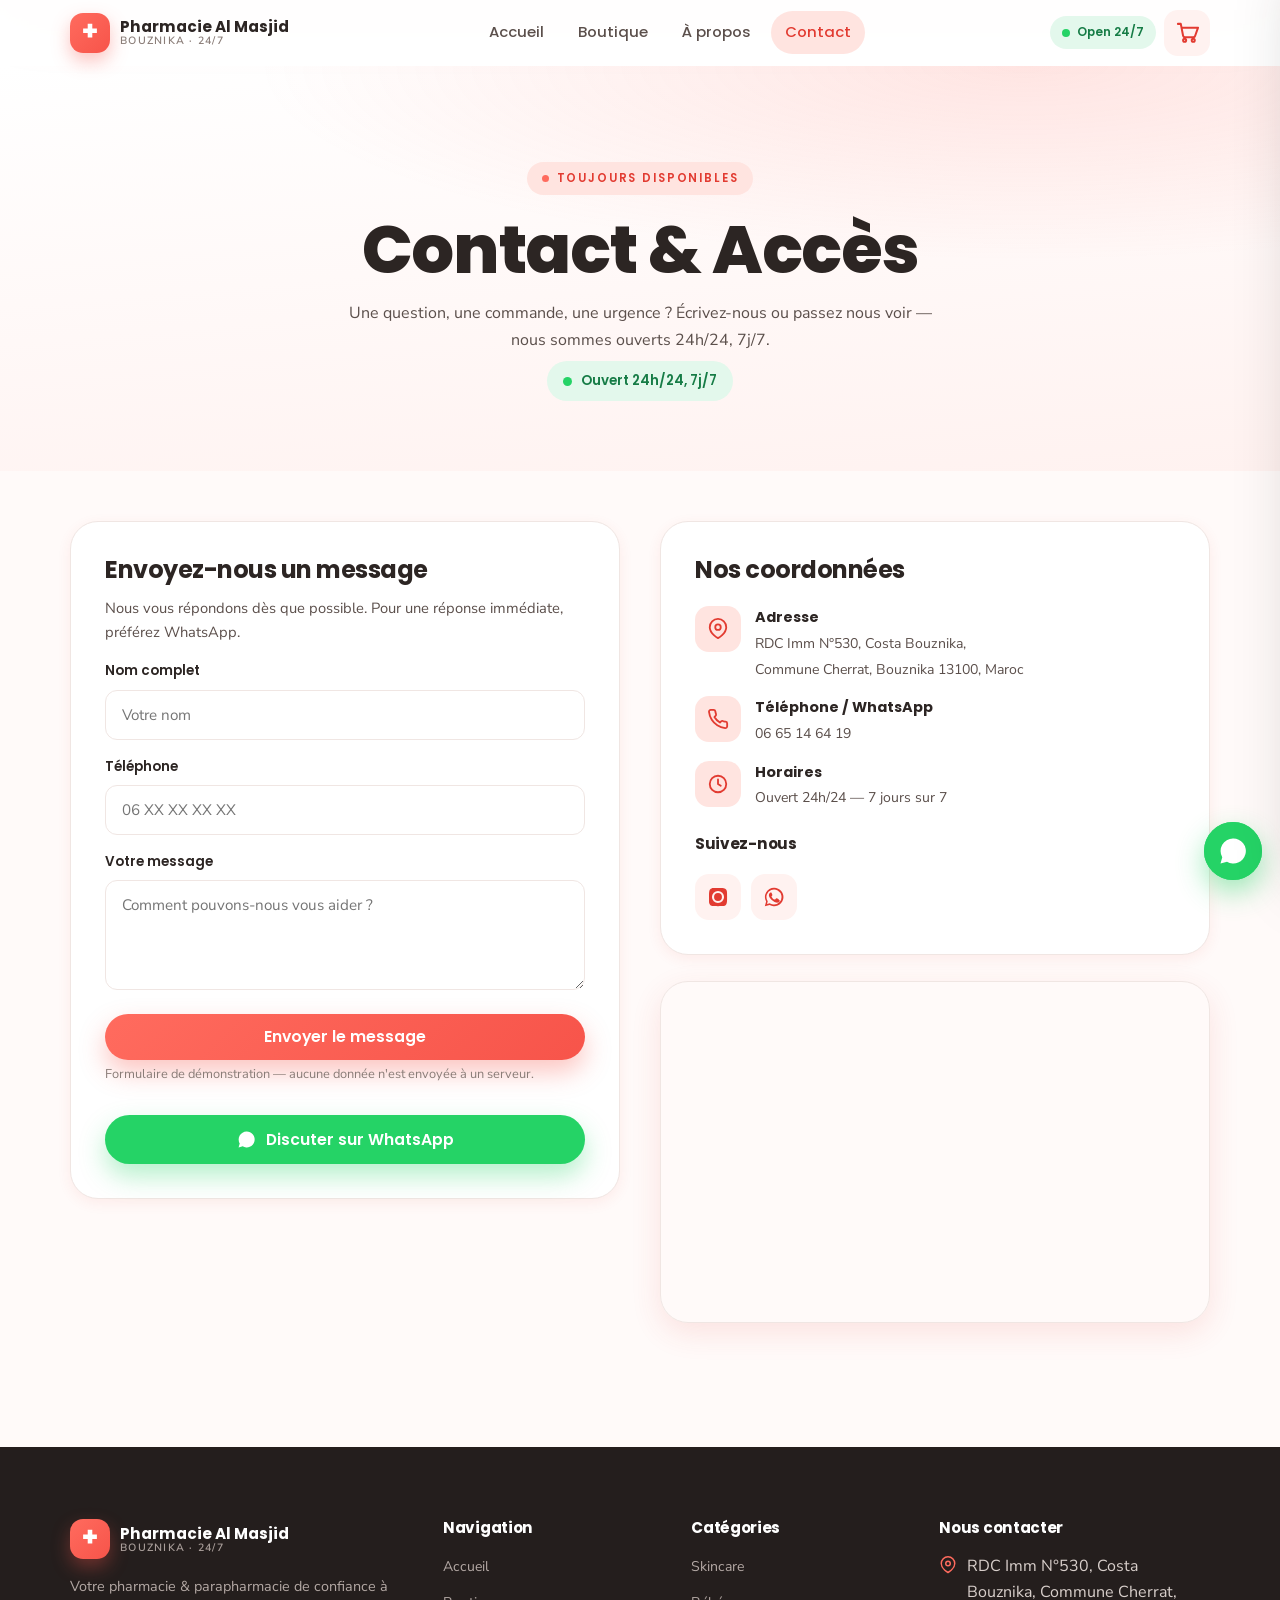
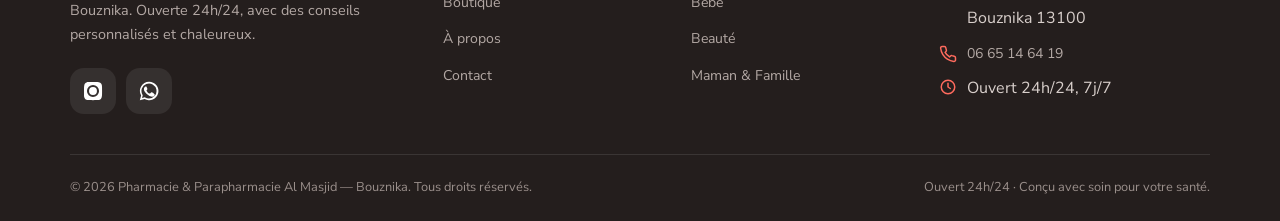
<file: contact.html>
<!DOCTYPE html>
<html lang="fr">
<head>
<meta charset="UTF-8">
<meta name="viewport" content="width=device-width, initial-scale=1">
<title>Contact — Pharmacie Al Masjid Bouznika</title>
<meta name="description" content="Contactez la Pharmacie Al Masjid à Bouznika : RDC Imm N°530, Costa Bouznika, Commune Cherrat. Ouverte 24h/24. WhatsApp 06 65 14 64 19.">
<link rel="preconnect" href="https://fonts.googleapis.com">
<link rel="preconnect" href="https://fonts.gstatic.com" crossorigin>
<link href="https://fonts.googleapis.com/css2?family=Poppins:wght@500;600;700;800&family=Nunito+Sans:wght@400;600;700&display=swap" rel="stylesheet">
<link rel="stylesheet" href="style.css">
</head>
<body>

<div class="page-transition"></div>

<!-- ============================ NAVBAR ============================ -->
<header class="nav">
  <div class="container nav__inner">
    <a href="index.html" class="brand">
      <span class="brand__mark"><svg viewBox="0 0 24 24" fill="#fff"><path d="M9.5 2h5v5h5v5h-5v5h-5v-5h-5V7h5z"/></svg></span>
      <span class="brand__name">Pharmacie Al Masjid<small>Bouznika · 24/7</small></span>
    </a>
    <nav class="nav__links">
      <a href="index.html">Accueil</a>
      <a href="shop.html">Boutique</a>
      <a href="about.html">À propos</a>
      <a href="contact.html">Contact</a>
    </nav>
    <div class="nav__actions">
      <span class="open-badge"><span class="dot"></span>Open 24/7</span>
      <button class="cart-btn" data-cart-open aria-label="Ouvrir le panier">
        <svg viewBox="0 0 24 24" fill="none" stroke="currentColor" stroke-width="2.1" stroke-linecap="round" stroke-linejoin="round"><circle cx="9" cy="20" r="1.6"/><circle cx="18" cy="20" r="1.6"/><path d="M2 3h3l2.4 12.4a2 2 0 0 0 2 1.6h8.6a2 2 0 0 0 2-1.6L23 7H6"/></svg>
        <span class="cart-count" data-cart-count>0</span>
      </button>
      <button class="hamburger" aria-label="Menu"><span></span><span></span><span></span></button>
    </div>
  </div>
</header>
<div class="nav-overlay"></div>
<nav class="mobile-menu">
  <a href="index.html">Accueil</a>
  <a href="shop.html">Boutique</a>
  <a href="about.html">À propos</a>
  <a href="contact.html">Contact</a>
  <a href="https://wa.me/212665146419?text=Bonjour%20Pharmacie%20Al%20Masjid%2C%20j%27ai%20une%20question." class="btn btn--wa btn--block" target="_blank" rel="noopener">Poser une question</a>
</nav>

<!-- =========================== PAGE HERO ========================== -->
<section class="page-hero">
  <div class="container">
    <span class="eyebrow">Toujours disponibles</span>
    <h1>Contact & Accès</h1>
    <p>Une question, une commande, une urgence ? Écrivez-nous ou passez nous voir — nous sommes ouverts 24h/24, 7j/7.</p>
    <span class="hours-pill"><span class="dot"></span> Ouvert 24h/24, 7j/7</span>
  </div>
</section>

<!-- =========================== CONTACT =========================== -->
<section class="section" style="padding-top:clamp(34px,6vw,50px)">
  <div class="container contact-grid">

    <!-- form -->
    <div class="contact-card reveal">
      <h2 style="font-size:1.5rem">Envoyez-nous un message</h2>
      <p style="font-size:.92rem">Nous vous répondons dès que possible. Pour une réponse immédiate, préférez WhatsApp.</p>
      <form id="contactForm" novalidate>
        <div class="field">
          <label for="name">Nom complet</label>
          <input type="text" id="name" name="name" placeholder="Votre nom" required>
        </div>
        <div class="field">
          <label for="phone">Téléphone</label>
          <input type="tel" id="phone" name="phone" placeholder="06 XX XX XX XX">
        </div>
        <div class="field">
          <label for="message">Votre message</label>
          <textarea id="message" name="message" rows="4" placeholder="Comment pouvons-nous vous aider ?" required></textarea>
        </div>
        <button type="submit" class="btn btn--primary btn--block">Envoyer le message</button>
        <p class="form-note">Formulaire de démonstration — aucune donnée n'est envoyée à un serveur.</p>
      </form>

      <a href="https://wa.me/212665146419?text=Bonjour%20Pharmacie%20Al%20Masjid%2C%20j%27ai%20une%20question." class="btn btn--wa btn--block" style="margin-top:14px" target="_blank" rel="noopener">
        <svg viewBox="0 0 24 24" fill="currentColor"><path d="M17.5 14.4c-.3-.2-1.7-.9-2-1s-.5-.2-.7.1-.7.9-.9 1.1-.4.2-.7 0a8 8 0 0 1-2.4-1.5 9 9 0 0 1-1.6-2c-.2-.3 0-.4.1-.6l.5-.6c.2-.2.2-.3.3-.5s0-.4 0-.5l-.9-2.2c-.2-.6-.5-.5-.7-.5h-.6a1.2 1.2 0 0 0-.9.4A3.7 3.7 0 0 0 5 8.3a6.4 6.4 0 0 0 1.4 3.4 14.6 14.6 0 0 0 5.6 4.9c.8.3 1.4.5 1.8.6a4.5 4.5 0 0 0 2 .1 3.4 3.4 0 0 0 2.2-1.5 2.7 2.7 0 0 0 .2-1.5c-.1-.1-.3-.2-.7-.4M12 2a10 10 0 0 0-8.6 15L2 22l5.2-1.4A10 10 0 1 0 12 2"/></svg>
        Discuter sur WhatsApp
      </a>
    </div>

    <!-- info -->
    <div class="reveal" data-d="2">
      <div class="contact-card">
        <h2 style="font-size:1.5rem">Nos coordonnées</h2>
        <div class="info-list">
          <div class="info-item">
            <span class="ico"><svg viewBox="0 0 24 24" fill="none" stroke="currentColor" stroke-width="2" stroke-linecap="round" stroke-linejoin="round"><path d="M21 10c0 7-9 12-9 12s-9-5-9-12a9 9 0 0 1 18 0z"/><circle cx="12" cy="10" r="3"/></svg></span>
            <div><b>Adresse</b><span>RDC Imm N°530, Costa Bouznika,<br>Commune Cherrat, Bouznika 13100, Maroc</span></div>
          </div>
          <div class="info-item">
            <span class="ico"><svg viewBox="0 0 24 24" fill="none" stroke="currentColor" stroke-width="2" stroke-linecap="round" stroke-linejoin="round"><path d="M22 16.9v3a2 2 0 0 1-2.2 2 19.8 19.8 0 0 1-8.6-3 19.5 19.5 0 0 1-6-6 19.8 19.8 0 0 1-3-8.6A2 2 0 0 1 4.1 2h3a2 2 0 0 1 2 1.7c.1 1 .4 1.9.7 2.8a2 2 0 0 1-.5 2.1L8.1 9.9a16 16 0 0 0 6 6l1.3-1.3a2 2 0 0 1 2.1-.4c.9.3 1.8.6 2.8.7a2 2 0 0 1 1.7 2z"/></svg></span>
            <div><b>Téléphone / WhatsApp</b><a href="tel:+212665146419">06 65 14 64 19</a></div>
          </div>
          <div class="info-item">
            <span class="ico"><svg viewBox="0 0 24 24" fill="none" stroke="currentColor" stroke-width="2" stroke-linecap="round" stroke-linejoin="round"><circle cx="12" cy="12" r="9"/><path d="M12 7v5l3 2"/></svg></span>
            <div><b>Horaires</b><span>Ouvert 24h/24 — 7 jours sur 7</span></div>
          </div>
        </div>

        <h4 style="margin:24px 0 10px;font-size:.95rem">Suivez-nous</h4>
        <div class="socials">
          <a href="https://instagram.com/para.al.masjid.bouznika" target="_blank" rel="noopener" aria-label="Instagram"><svg viewBox="0 0 24 24"><path d="M12 2.2c3.2 0 3.6 0 4.9.1 1.2.1 1.8.3 2.2.4.6.2 1 .5 1.4.9.4.4.7.8.9 1.4.2.4.4 1 .4 2.2.1 1.3.1 1.7.1 4.9s0 3.6-.1 4.9c-.1 1.2-.3 1.8-.4 2.2-.2.6-.5 1-.9 1.4-.4.4-.8.7-1.4.9-.4.2-1 .4-2.2.4-1.3.1-1.7.1-4.9.1s-3.6 0-4.9-.1c-1.2-.1-1.8-.3-2.2-.4-.6-.2-1-.5-1.4-.9-.4-.4-.7-.8-.9-1.4-.2-.4-.4-1-.4-2.2C2.2 15.6 2.2 15.2 2.2 12s0-3.6.1-4.9c.1-1.2.3-1.8.4-2.2.2-.6.5-1 .9-1.4.4-.4.8-.7 1.4-.9.4-.2 1-.4 2.2-.4C8.4 2.2 8.8 2.2 12 2.2m0 3.2A6.6 6.6 0 1 0 18.6 12 6.6 6.6 0 0 0 12 5.4m0 10.9A4.3 4.3 0 1 1 16.3 12 4.3 4.3 0 0 1 12 16.3m6.9-11.1a1.5 1.5 0 1 1-1.5-1.5 1.5 1.5 0 0 1 1.5 1.5"/></svg></a>
          <a href="https://wa.me/212665146419" target="_blank" rel="noopener" aria-label="WhatsApp"><svg viewBox="0 0 24 24"><path d="M12 2a10 10 0 0 0-8.6 15L2 22l5.2-1.4A10 10 0 1 0 12 2m0 18.2a8.2 8.2 0 0 1-4.2-1.2l-.3-.2-3.1.8.8-3-.2-.3A8.2 8.2 0 1 1 12 20.2m4.7-6.1c-.3-.2-1.5-.7-1.8-.8s-.5-.1-.7.2l-1 1.1c-.2.2-.4.2-.6.1a6.6 6.6 0 0 1-2-1.2 7.4 7.4 0 0 1-1.3-1.7c-.1-.3 0-.4.1-.6l.5-.6.3-.5c.1-.2 0-.3 0-.5l-.8-2c-.2-.4-.4-.4-.6-.4h-.6a1.1 1.1 0 0 0-.8.4 3.3 3.3 0 0 0-1 2.4 5.8 5.8 0 0 0 1.2 3 13 13 0 0 0 5 4.4 17 17 0 0 0 1.7.6 4 4 0 0 0 1.8.1 2.9 2.9 0 0 0 1.9-1.3 2.3 2.3 0 0 0 .2-1.3c-.1-.1-.3-.2-.6-.3"/></svg></a>
        </div>
      </div>

      <div class="map-wrap">
        <iframe title="Localisation Pharmacie Al Masjid Bouznika" loading="lazy" allowfullscreen
          referrerpolicy="no-referrer-when-downgrade"
          src="https://www.google.com/maps?q=Costa%20Bouznika%2C%20Commune%20Cherrat%2C%20Bouznika%2013100%2C%20Morocco&output=embed"></iframe>
      </div>
    </div>
  </div>
</section>

<!-- ============================ FOOTER ============================ -->
<footer class="footer">
  <div class="container">
    <div class="footer__grid">
      <div>
        <a href="index.html" class="brand">
          <span class="brand__mark"><svg viewBox="0 0 24 24" fill="#fff"><path d="M9.5 2h5v5h5v5h-5v5h-5v-5h-5V7h5z"/></svg></span>
          <span class="brand__name">Pharmacie Al Masjid<small>Bouznika · 24/7</small></span>
        </a>
        <p style="margin-top:16px">Votre pharmacie & parapharmacie de confiance à Bouznika. Ouverte 24h/24, avec des conseils personnalisés et chaleureux.</p>
        <div class="socials">
          <a href="https://instagram.com/para.al.masjid.bouznika" target="_blank" rel="noopener" aria-label="Instagram"><svg viewBox="0 0 24 24"><path d="M12 2.2c3.2 0 3.6 0 4.9.1 1.2.1 1.8.3 2.2.4.6.2 1 .5 1.4.9.4.4.7.8.9 1.4.2.4.4 1 .4 2.2.1 1.3.1 1.7.1 4.9s0 3.6-.1 4.9c-.1 1.2-.3 1.8-.4 2.2-.2.6-.5 1-.9 1.4-.4.4-.8.7-1.4.9-.4.2-1 .4-2.2.4-1.3.1-1.7.1-4.9.1s-3.6 0-4.9-.1c-1.2-.1-1.8-.3-2.2-.4-.6-.2-1-.5-1.4-.9-.4-.4-.7-.8-.9-1.4-.2-.4-.4-1-.4-2.2C2.2 15.6 2.2 15.2 2.2 12s0-3.6.1-4.9c.1-1.2.3-1.8.4-2.2.2-.6.5-1 .9-1.4.4-.4.8-.7 1.4-.9.4-.2 1-.4 2.2-.4C8.4 2.2 8.8 2.2 12 2.2m0 3.2A6.6 6.6 0 1 0 18.6 12 6.6 6.6 0 0 0 12 5.4m0 10.9A4.3 4.3 0 1 1 16.3 12 4.3 4.3 0 0 1 12 16.3m6.9-11.1a1.5 1.5 0 1 1-1.5-1.5 1.5 1.5 0 0 1 1.5 1.5"/></svg></a>
          <a href="https://wa.me/212665146419" target="_blank" rel="noopener" aria-label="WhatsApp"><svg viewBox="0 0 24 24"><path d="M12 2a10 10 0 0 0-8.6 15L2 22l5.2-1.4A10 10 0 1 0 12 2m0 18.2a8.2 8.2 0 0 1-4.2-1.2l-.3-.2-3.1.8.8-3-.2-.3A8.2 8.2 0 1 1 12 20.2m4.7-6.1c-.3-.2-1.5-.7-1.8-.8s-.5-.1-.7.2l-1 1.1c-.2.2-.4.2-.6.1a6.6 6.6 0 0 1-2-1.2 7.4 7.4 0 0 1-1.3-1.7c-.1-.3 0-.4.1-.6l.5-.6.3-.5c.1-.2 0-.3 0-.5l-.8-2c-.2-.4-.4-.4-.6-.4h-.6a1.1 1.1 0 0 0-.8.4 3.3 3.3 0 0 0-1 2.4 5.8 5.8 0 0 0 1.2 3 13 13 0 0 0 5 4.4 17 17 0 0 0 1.7.6 4 4 0 0 0 1.8.1 2.9 2.9 0 0 0 1.9-1.3 2.3 2.3 0 0 0 .2-1.3c-.1-.1-.3-.2-.6-.3"/></svg></a>
        </div>
      </div>
      <div>
        <h4>Navigation</h4>
        <ul>
          <li><a href="index.html">Accueil</a></li>
          <li><a href="shop.html">Boutique</a></li>
          <li><a href="about.html">À propos</a></li>
          <li><a href="contact.html">Contact</a></li>
        </ul>
      </div>
      <div>
        <h4>Catégories</h4>
        <ul>
          <li><a href="shop.html?cat=skin">Skincare</a></li>
          <li><a href="shop.html?cat=baby">Bébé</a></li>
          <li><a href="shop.html?cat=beauty">Beauté</a></li>
          <li><a href="shop.html?cat=mom">Maman & Famille</a></li>
        </ul>
      </div>
      <div>
        <h4>Nous contacter</h4>
        <ul class="footer__contact">
          <li><svg viewBox="0 0 24 24" fill="none" stroke="currentColor" stroke-width="2" stroke-linecap="round" stroke-linejoin="round"><path d="M21 10c0 7-9 12-9 12s-9-5-9-12a9 9 0 0 1 18 0z"/><circle cx="12" cy="10" r="3"/></svg><span>RDC Imm N°530, Costa Bouznika, Commune Cherrat, Bouznika 13100</span></li>
          <li><svg viewBox="0 0 24 24" fill="none" stroke="currentColor" stroke-width="2" stroke-linecap="round" stroke-linejoin="round"><path d="M22 16.9v3a2 2 0 0 1-2.2 2 19.8 19.8 0 0 1-8.6-3 19.5 19.5 0 0 1-6-6 19.8 19.8 0 0 1-3-8.6A2 2 0 0 1 4.1 2h3a2 2 0 0 1 2 1.7c.1 1 .4 1.9.7 2.8a2 2 0 0 1-.5 2.1L8.1 9.9a16 16 0 0 0 6 6l1.3-1.3a2 2 0 0 1 2.1-.4c.9.3 1.8.6 2.8.7a2 2 0 0 1 1.7 2z"/></svg><a href="tel:+212665146419">06 65 14 64 19</a></li>
          <li><svg viewBox="0 0 24 24" fill="none" stroke="currentColor" stroke-width="2" stroke-linecap="round" stroke-linejoin="round"><circle cx="12" cy="12" r="9"/><path d="M12 7v5l3 2"/></svg><span>Ouvert 24h/24, 7j/7</span></li>
        </ul>
      </div>
    </div>
    <div class="footer__bottom">
      <span>© <span id="year"></span> Pharmacie & Parapharmacie Al Masjid — Bouznika. Tous droits réservés.</span>
      <span>Ouvert 24h/24 · Conçu avec soin pour votre santé.</span>
    </div>
  </div>
</footer>

<a class="wa-float" href="https://wa.me/212665146419?text=Bonjour%20Pharmacie%20Al%20Masjid%2C%20j%27ai%20une%20question." target="_blank" rel="noopener" aria-label="WhatsApp">
  <svg viewBox="0 0 24 24"><path d="M17.5 14.4c-.3-.2-1.7-.9-2-1s-.5-.2-.7.1-.7.9-.9 1.1-.4.2-.7 0a8 8 0 0 1-2.4-1.5 9 9 0 0 1-1.6-2c-.2-.3 0-.4.1-.6l.5-.6c.2-.2.2-.3.3-.5s0-.4 0-.5l-.9-2.2c-.2-.6-.5-.5-.7-.5h-.6a1.2 1.2 0 0 0-.9.4A3.7 3.7 0 0 0 5 8.3a6.4 6.4 0 0 0 1.4 3.4 14.6 14.6 0 0 0 5.6 4.9c.8.3 1.4.5 1.8.6a4.5 4.5 0 0 0 2 .1 3.4 3.4 0 0 0 2.2-1.5 2.7 2.7 0 0 0 .2-1.5c-.1-.1-.3-.2-.7-.4M12 2a10 10 0 0 0-8.6 15L2 22l5.2-1.4A10 10 0 1 0 12 2"/></svg>
</a>

<script src="cart.js"></script>
<script src="script.js"></script>
<script>document.getElementById('year').textContent = new Date().getFullYear();</script>
</body>
</html>
</file>
<file: style.css>
/* ============================================================================
   PHARMACIE AL MASJID — BOUZNIKA
   "Modern 24/7 neighborhood pharmacy, led by a caring expert"
   ----------------------------------------------------------------------------
   DESIGN BRIEF
   Palette   : soft coral red (#FF6B5E) + white, blush tints, warm gold accent
   Type      : Poppins (display/titles) + Nunito Sans (body)
   Feel      : warm, reassuring, professional — pharmacy trust meets
               approachable beauty-care, always-open neighborhood vibe
   Hero      : coral->white gradient, medical cross accent (real logo echo),
               floating product cards, animated blobs, big CTA
   Cards     : rounded, soft shadow, image zoom + lift on hover/tap
   Mobile    : FIRST. Everything clean at 375px before scaling up.
   Motion    : scroll reveal, marquee ticker, badge pulse, cart bounce,
               star pop, page transitions, bottom-sheet cart — the "wow"
   ============================================================================ */

/* ---------------------------------------------------------------- TOKENS */
:root {
  --coral: #ff6b5e;
  --coral-600: #f7544a;
  --coral-700: #e23b31;
  --coral-soft: #ffe4e0;
  --coral-tint: #fff2f0;
  --blush: #ffd9d4;
  --gold: #f0b25a;
  --gold-soft: #ffe9c7;

  --ink: #2c2523;
  --ink-soft: #5b4f4b;
  --muted: #8a7d78;
  --line: #f0e6e3;
  --white: #ffffff;
  --bg: #fffaf9;

  --wa: #25d366;
  --wa-dark: #1eb955;

  --shadow-sm: 0 4px 14px rgba(226, 59, 49, .08);
  --shadow-md: 0 10px 30px rgba(226, 59, 49, .12);
  --shadow-lg: 0 24px 60px rgba(226, 59, 49, .18);

  --r-sm: 12px;
  --r-md: 20px;
  --r-lg: 28px;
  --r-full: 999px;

  --nav-h: 66px;
  --maxw: 1180px;
  --ease: cubic-bezier(.22, 1, .36, 1);
}

/* ---------------------------------------------------------------- RESET */
*, *::before, *::after { box-sizing: border-box; }

html { scroll-behavior: smooth; -webkit-text-size-adjust: 100%; }

body {
  margin: 0;
  font-family: "Nunito Sans", system-ui, -apple-system, sans-serif;
  color: var(--ink);
  background: var(--bg);
  line-height: 1.65;
  overflow-x: hidden;
  padding-top: var(--nav-h);
}

body.no-scroll { overflow: hidden; }

img { max-width: 100%; display: block; }

a { color: inherit; text-decoration: none; }

button { font-family: inherit; cursor: pointer; border: none; background: none; }

h1, h2, h3, h4 {
  font-family: "Poppins", "Nunito Sans", sans-serif;
  line-height: 1.15;
  margin: 0 0 .5em;
  color: var(--ink);
  letter-spacing: -.02em;
}

h1 { font-size: clamp(2.1rem, 8vw, 4.2rem); font-weight: 800; }
h2 { font-size: clamp(1.7rem, 6vw, 2.8rem); font-weight: 700; }
h3 { font-size: 1.15rem; font-weight: 600; }
p { margin: 0 0 1rem; color: var(--ink-soft); }

ul { margin: 0; padding: 0; list-style: none; }

/* ------------------------------------------------------------- LAYOUT */
.container { width: 100%; max-width: var(--maxw); margin: 0 auto; padding: 0 20px; }

.section { padding: clamp(56px, 11vw, 104px) 0; position: relative; }
.section--tint { background: linear-gradient(180deg, var(--coral-tint), #fff 90%); }

.section-head { text-align: center; max-width: 640px; margin: 0 auto clamp(34px, 7vw, 56px); }
.section-head p { font-size: 1.02rem; }

.eyebrow {
  display: inline-flex; align-items: center; gap: 8px;
  font-family: "Poppins", sans-serif;
  font-size: .72rem; font-weight: 600; letter-spacing: .16em; text-transform: uppercase;
  color: var(--coral-700);
  background: var(--coral-soft);
  padding: 7px 15px; border-radius: var(--r-full); margin-bottom: 16px;
}
.eyebrow::before { content: ""; width: 7px; height: 7px; border-radius: 50%; background: var(--coral); }

/* ------------------------------------------------------------- BUTTONS */
.btn {
  display: inline-flex; align-items: center; justify-content: center; gap: 10px;
  font-family: "Poppins", sans-serif; font-weight: 600; font-size: .98rem;
  padding: 15px 28px; border-radius: var(--r-full);
  transition: transform .25s var(--ease), box-shadow .25s var(--ease), background .25s;
  white-space: nowrap; line-height: 1;
}
.btn:active { transform: scale(.95); }
.btn--primary {
  background: linear-gradient(135deg, var(--coral), var(--coral-600));
  color: #fff; box-shadow: 0 12px 26px rgba(247, 84, 74, .34);
}
.btn--primary:hover { box-shadow: 0 18px 38px rgba(247, 84, 74, .44); transform: translateY(-3px); }
.btn--ghost { background: #fff; color: var(--coral-700); box-shadow: inset 0 0 0 2px var(--coral-soft); }
.btn--ghost:hover { background: var(--coral-tint); transform: translateY(-3px); }
.btn--wa { background: var(--wa); color: #fff; box-shadow: 0 12px 26px rgba(37, 211, 102, .34); }
.btn--wa:hover { background: var(--wa-dark); box-shadow: 0 18px 38px rgba(37, 211, 102, .44); transform: translateY(-3px); }
.btn--block { width: 100%; }
.btn svg { width: 19px; height: 19px; flex: none; }

/* -------------------------------------------------------------- NAVBAR */
.nav {
  position: fixed; top: 0; left: 0; right: 0; z-index: 1000;
  height: var(--nav-h);
  background: rgba(255, 255, 255, .94);
  backdrop-filter: blur(12px);
  border-bottom: 1px solid transparent;
  transition: box-shadow .3s var(--ease), border-color .3s;
}
.nav.scrolled { box-shadow: 0 6px 24px rgba(44, 37, 35, .1); border-color: var(--line); }
.nav__inner {
  height: 100%; display: flex; align-items: center; justify-content: space-between; gap: 12px;
}

.brand { display: flex; align-items: center; gap: 10px; font-family: "Poppins", sans-serif; font-weight: 700; }
.brand__mark {
  width: 40px; height: 40px; border-radius: 13px; flex: none;
  background: linear-gradient(135deg, var(--coral), var(--coral-600));
  display: grid; place-items: center; box-shadow: 0 8px 18px rgba(247, 84, 74, .35);
}
.brand__mark svg { width: 22px; height: 22px; }
.brand__name { font-size: .95rem; line-height: 1.05; }
.brand__name small { display: block; font-family: "Nunito Sans", sans-serif; font-weight: 600; font-size: .66rem; letter-spacing: .12em; color: var(--muted); text-transform: uppercase; }

.nav__links { display: none; align-items: center; gap: 6px; }
.nav__links a {
  font-family: "Poppins", sans-serif; font-weight: 500; font-size: .93rem;
  padding: 9px 14px; border-radius: var(--r-full); color: var(--ink-soft);
  transition: background .2s, color .2s;
}
.nav__links a:hover { background: var(--coral-tint); color: var(--coral-700); }
.nav__links a.active { background: var(--coral-soft); color: var(--coral-700); }

.nav__actions { display: flex; align-items: center; gap: 8px; }

.open-badge {
  display: none; align-items: center; gap: 7px;
  font-family: "Poppins", sans-serif; font-size: .74rem; font-weight: 600;
  color: #167c46; background: #e3f8ec; padding: 7px 12px; border-radius: var(--r-full);
}
.open-badge .dot { width: 8px; height: 8px; border-radius: 50%; background: var(--wa); animation: pulseDot 1.8s infinite; }

.cart-btn {
  position: relative; width: 46px; height: 46px; border-radius: 14px;
  background: var(--coral-tint); display: grid; place-items: center;
  transition: background .2s, transform .2s var(--ease);
}
.cart-btn:hover { background: var(--coral-soft); }
.cart-btn:active { transform: scale(.9); }
.cart-btn svg { width: 23px; height: 23px; stroke: var(--coral-700); }
.cart-btn.bump { animation: cartBump .5s var(--ease); }
.cart-count {
  position: absolute; top: -5px; right: -5px; min-width: 21px; height: 21px; padding: 0 5px;
  background: var(--coral-700); color: #fff; font-family: "Poppins", sans-serif;
  font-size: .7rem; font-weight: 700; border-radius: var(--r-full);
  display: grid; place-items: center; border: 2px solid #fff;
  transform: scale(0); transition: transform .3s var(--ease);
}
.cart-count.show { transform: scale(1); }
.cart-count.pulse { animation: badgePulse .5s var(--ease); }

.hamburger { width: 46px; height: 46px; border-radius: 14px; display: grid; place-items: center; gap: 5px; align-content: center; }
.hamburger span { display: block; width: 22px; height: 2.5px; border-radius: 2px; background: var(--ink); transition: transform .3s var(--ease), opacity .2s; }
.hamburger.open span:nth-child(1) { transform: translateY(7.5px) rotate(45deg); }
.hamburger.open span:nth-child(2) { opacity: 0; }
.hamburger.open span:nth-child(3) { transform: translateY(-7.5px) rotate(-45deg); }

/* mobile drawer */
.mobile-menu {
  position: fixed; inset: var(--nav-h) 0 auto 0; z-index: 998;
  background: #fff; padding: 22px 20px 32px;
  transform: translateY(-120%); transition: transform .45s var(--ease);
  box-shadow: var(--shadow-lg); border-radius: 0 0 var(--r-lg) var(--r-lg);
}
.mobile-menu.open { transform: translateY(0); }
.mobile-menu a {
  display: flex; align-items: center; justify-content: space-between;
  font-family: "Poppins", sans-serif; font-weight: 600; font-size: 1.08rem;
  padding: 16px 4px; border-bottom: 1px solid var(--line); color: var(--ink);
}
.mobile-menu a::after { content: "→"; color: var(--coral); opacity: .6; }
.mobile-menu .btn { margin-top: 20px; }
.nav-overlay {
  position: fixed; inset: 0; z-index: 997; background: rgba(44, 37, 35, .4);
  backdrop-filter: blur(3px); opacity: 0; visibility: hidden; transition: opacity .35s;
}
.nav-overlay.show { opacity: 1; visibility: visible; }

@media (min-width: 960px) {
  .nav__links { display: flex; }
  .hamburger { display: none; }
  .open-badge { display: inline-flex; }
}

/* ---------------------------------------------------------------- HERO */
.hero {
  position: relative; overflow: hidden;
  min-height: calc(100svh - var(--nav-h));
  display: flex; align-items: center;
  padding: clamp(40px, 9vw, 80px) 0;
  background:
    radial-gradient(120% 90% at 85% 10%, rgba(255, 107, 94, .20), transparent 60%),
    radial-gradient(90% 70% at 5% 90%, rgba(240, 178, 90, .16), transparent 60%),
    linear-gradient(165deg, #fff 0%, var(--coral-tint) 55%, #fff 100%);
}
.hero__blob { position: absolute; border-radius: 50%; filter: blur(46px); opacity: .55; z-index: 0; }
.hero__blob.b1 { width: 320px; height: 320px; background: var(--blush); top: -80px; right: -80px; animation: float 9s ease-in-out infinite; }
.hero__blob.b2 { width: 260px; height: 260px; background: var(--gold-soft); bottom: -70px; left: -70px; animation: float 11s ease-in-out infinite reverse; }
.hero__grid {
  position: relative; z-index: 1; width: 100%;
  display: grid; gap: clamp(34px, 7vw, 56px); align-items: center;
}
.hero__copy { text-align: center; }
.hero__badge {
  display: inline-flex; align-items: center; gap: 8px; margin-bottom: 18px;
  background: #fff; border: 1px solid var(--coral-soft); color: var(--coral-700);
  font-family: "Poppins", sans-serif; font-size: .76rem; font-weight: 600;
  padding: 8px 15px; border-radius: var(--r-full); box-shadow: var(--shadow-sm);
}
.hero__badge .star { color: var(--gold); }
.hero h1 { margin-bottom: 16px; }
.hero h1 .accent {
  background: linear-gradient(120deg, var(--coral), var(--gold));
  -webkit-background-clip: text; background-clip: text; color: transparent;
}
.hero__tag { font-size: clamp(1rem, 4.4vw, 1.2rem); color: var(--ink-soft); max-width: 32ch; margin: 0 auto 28px; }
.hero__cta { display: flex; flex-direction: column; gap: 12px; align-items: stretch; }
.hero__meta { display: flex; flex-wrap: wrap; gap: 10px 22px; justify-content: center; margin-top: 26px; font-size: .86rem; color: var(--muted); }
.hero__meta span { display: inline-flex; align-items: center; gap: 7px; }
.hero__meta b { color: var(--ink); font-weight: 700; }

/* hero visual */
.hero__visual { position: relative; display: grid; place-items: center; min-height: 300px; }
.hero__cross {
  position: relative; width: clamp(180px, 55vw, 300px); aspect-ratio: 1;
  border-radius: 42% 58% 55% 45% / 48% 45% 55% 52%;
  background: linear-gradient(150deg, var(--coral), var(--coral-700));
  box-shadow: 0 30px 70px rgba(226, 59, 49, .38);
  display: grid; place-items: center;
  animation: morph 12s ease-in-out infinite;
}
.hero__cross::before, .hero__cross::after {
  content: ""; position: absolute; background: #fff; border-radius: 10px;
}
.hero__cross::before { width: 34%; height: 74%; }
.hero__cross::after { width: 74%; height: 34%; }
.hero__cross-inner { display: none; }

.float-card {
  position: absolute; background: rgba(255, 255, 255, .96); backdrop-filter: blur(6px);
  border-radius: var(--r-md); padding: 12px 15px; box-shadow: var(--shadow-md);
  display: flex; align-items: center; gap: 10px; z-index: 2;
}
.float-card .ico { width: 38px; height: 38px; border-radius: 12px; display: grid; place-items: center; background: var(--coral-soft); flex: none; }
.float-card .ico svg { width: 20px; height: 20px; stroke: var(--coral-700); }
.float-card b { font-family: "Poppins", sans-serif; font-size: .84rem; display: block; }
.float-card small { font-size: .72rem; color: var(--muted); }
.float-card.f1 { top: 4%; left: -4%; animation: float 6s ease-in-out infinite; }
.float-card.f2 { bottom: 6%; right: -4%; animation: float 7.5s ease-in-out infinite .5s; }

@media (min-width: 860px) {
  .hero__grid { grid-template-columns: 1.05fr .95fr; }
  .hero__copy { text-align: left; }
  .hero__tag { margin-left: 0; margin-right: 0; }
  .hero__cta { flex-direction: row; justify-content: flex-start; align-items: center; }
  .hero__meta { justify-content: flex-start; }
}

/* -------------------------------------------------------------- TICKER */
.ticker {
  background: linear-gradient(90deg, var(--coral-700), var(--coral));
  color: #fff; overflow: hidden; padding: 14px 0; position: relative;
}
.ticker__track { display: flex; gap: 42px; width: max-content; animation: marquee 26s linear infinite; }
.ticker:hover .ticker__track { animation-play-state: paused; }
.ticker__item { display: inline-flex; align-items: center; gap: 12px; font-family: "Poppins", sans-serif; font-weight: 600; font-size: .86rem; white-space: nowrap; }
.ticker__item svg { width: 17px; height: 17px; opacity: .95; }
.ticker__item .sep { opacity: .5; }

/* --------------------------------------------------------- CATEGORIES */
.cat-grid { display: grid; grid-template-columns: 1fr; gap: 18px; }
@media (min-width: 560px) { .cat-grid { grid-template-columns: 1fr 1fr; } }
@media (min-width: 980px) { .cat-grid { grid-template-columns: repeat(4, 1fr); } }

.cat-card {
  position: relative; overflow: hidden; border-radius: var(--r-lg);
  padding: 28px 24px 30px; min-height: 220px;
  display: flex; flex-direction: column; justify-content: space-between;
  background: #fff; border: 1px solid var(--line); box-shadow: var(--shadow-sm);
  transition: transform .35s var(--ease), box-shadow .35s var(--ease), border-color .35s;
}
.cat-card::after {
  content: ""; position: absolute; inset: 0; opacity: 0;
  background: linear-gradient(140deg, var(--coral-tint), #fff);
  transition: opacity .35s; z-index: 0;
}
.cat-card:hover { transform: translateY(-8px); box-shadow: var(--shadow-lg); border-color: transparent; }
.cat-card:hover::after { opacity: 1; }
.cat-card > * { position: relative; z-index: 1; }
.cat-card__ico {
  width: 58px; height: 58px; border-radius: 18px; display: grid; place-items: center;
  background: var(--coral-soft); transition: transform .4s var(--ease), background .3s;
}
.cat-card:hover .cat-card__ico { transform: rotate(-8deg) scale(1.08); background: var(--coral); }
.cat-card__ico svg { width: 28px; height: 28px; stroke: var(--coral-700); transition: stroke .3s; }
.cat-card:hover .cat-card__ico svg { stroke: #fff; }
.cat-card h3 { margin: 18px 0 6px; }
.cat-card p { font-size: .88rem; margin: 0; }
.cat-card__link { display: inline-flex; align-items: center; gap: 7px; margin-top: 16px; font-family: "Poppins", sans-serif; font-weight: 600; font-size: .86rem; color: var(--coral-700); }
.cat-card__link span { transition: transform .3s var(--ease); }
.cat-card:hover .cat-card__link span { transform: translateX(5px); }

/* ----------------------------------------------------------- ADVICE */
.advice { display: grid; gap: 34px; align-items: center; }
.advice__media {
  position: relative; border-radius: var(--r-lg); overflow: hidden; aspect-ratio: 4/3.4;
  background: linear-gradient(160deg, var(--coral), var(--coral-700)); box-shadow: var(--shadow-lg);
  display: grid; place-items: center;
}
.advice__media .ph { position: absolute; inset: 0; object-fit: cover; width: 100%; height: 100%; }
.advice__quote {
  position: absolute; z-index: 3; bottom: 18px; left: 18px; right: 18px;
  background: rgba(255, 255, 255, .95); backdrop-filter: blur(8px);
  border-radius: var(--r-md); padding: 16px 18px; box-shadow: var(--shadow-md);
}
.advice__quote p { margin: 0 0 6px; font-size: .9rem; font-style: italic; color: var(--ink); }
.advice__quote b { font-family: "Poppins", sans-serif; font-size: .82rem; color: var(--coral-700); }
.advice__points { display: grid; gap: 14px; margin: 24px 0 28px; }
.advice__points li { display: flex; gap: 13px; align-items: flex-start; }
.advice__points .tick { width: 28px; height: 28px; border-radius: 9px; background: var(--coral-soft); display: grid; place-items: center; flex: none; margin-top: 2px; }
.advice__points .tick svg { width: 15px; height: 15px; stroke: var(--coral-700); }
.advice__points b { display: block; font-family: "Poppins", sans-serif; font-size: .92rem; }
.advice__points span { font-size: .85rem; color: var(--muted); }

@media (min-width: 860px) {
  .advice { grid-template-columns: .92fr 1.08fr; gap: 56px; }
  .advice__media { aspect-ratio: 4/4.4; }
}

/* -------------------------------------------------------- PRODUCT CARDS */
.prod-grid { display: grid; grid-template-columns: repeat(2, 1fr); gap: 14px; }
@media (min-width: 700px) { .prod-grid { grid-template-columns: repeat(3, 1fr); gap: 22px; } }
@media (min-width: 1000px) { .prod-grid { grid-template-columns: repeat(4, 1fr); } }

.prod-card {
  position: relative; background: #fff; border: 1px solid var(--line);
  border-radius: var(--r-md); overflow: hidden; box-shadow: var(--shadow-sm);
  display: flex; flex-direction: column;
  transition: transform .35s var(--ease), box-shadow .35s var(--ease), border-color .35s;
}
.prod-card:hover { transform: translateY(-7px); box-shadow: var(--shadow-lg); border-color: transparent; }
.prod-card:active { transform: scale(.98); }
.prod-card__media {
  position: relative; aspect-ratio: 1; overflow: hidden;
  background: linear-gradient(150deg, var(--coral-tint), #fff);
  display: grid; place-items: center;
}
.prod-card__media img { width: 100%; height: 100%; object-fit: cover; transition: transform .6s var(--ease); }
.prod-card:hover .prod-card__media img { transform: scale(1.09); }
.prod-card__media .fallback { position: absolute; font-size: 2.6rem; opacity: .5; }
.prod-card__media img.hide { display: none; }
.prod-tag {
  position: absolute; top: 10px; left: 10px; z-index: 2;
  font-family: "Poppins", sans-serif; font-size: .64rem; font-weight: 700; letter-spacing: .05em;
  text-transform: uppercase; padding: 5px 10px; border-radius: var(--r-full);
  background: var(--coral-700); color: #fff; box-shadow: var(--shadow-sm);
}
.prod-tag.gold { background: var(--gold); color: #4a3410; }
.prod-tag.green { background: var(--wa); }
.prod-card__body { padding: 14px 14px 16px; display: flex; flex-direction: column; flex: 1; }
.prod-card__cat { font-size: .68rem; letter-spacing: .1em; text-transform: uppercase; color: var(--muted); font-weight: 700; font-family: "Poppins", sans-serif; }
.prod-card__name { font-family: "Poppins", sans-serif; font-weight: 600; font-size: .92rem; margin: 4px 0 6px; line-height: 1.3; min-height: 2.4em; }
.prod-card__rating { display: flex; align-items: center; gap: 4px; font-size: .74rem; color: var(--muted); margin-bottom: 10px; }
.prod-card__rating .stars { color: var(--gold); letter-spacing: 1px; }
.prod-card__foot { margin-top: auto; display: flex; align-items: center; justify-content: space-between; gap: 8px; }
.prod-card__price { font-family: "Poppins", sans-serif; font-weight: 700; font-size: 1.02rem; color: var(--coral-700); }
.prod-card__price small { font-size: .68rem; color: var(--muted); font-weight: 600; }
.add-btn {
  width: 42px; height: 42px; border-radius: 13px; flex: none;
  background: linear-gradient(135deg, var(--coral), var(--coral-600)); color: #fff;
  display: grid; place-items: center; box-shadow: 0 8px 18px rgba(247, 84, 74, .3);
  transition: transform .25s var(--ease), box-shadow .25s;
}
.add-btn:hover { transform: translateY(-2px) scale(1.06); box-shadow: 0 12px 24px rgba(247, 84, 74, .45); }
.add-btn:active { transform: scale(.88); }
.add-btn svg { width: 20px; height: 20px; }
.add-btn.added { background: var(--wa); }

/* shop filter bar */
.shop-tools { display: grid; gap: 16px; margin-bottom: 30px; }
.search-box { position: relative; }
.search-box svg { position: absolute; left: 16px; top: 50%; transform: translateY(-50%); width: 20px; height: 20px; stroke: var(--muted); }
.search-box input {
  width: 100%; padding: 15px 18px 15px 48px; border-radius: var(--r-full);
  border: 1px solid var(--line); background: #fff; font-family: inherit; font-size: .95rem;
  box-shadow: var(--shadow-sm); transition: box-shadow .25s, border-color .25s;
}
.search-box input:focus { outline: none; border-color: var(--coral); box-shadow: 0 0 0 4px var(--coral-soft); }
.filters { display: flex; gap: 9px; overflow-x: auto; padding-bottom: 4px; -ms-overflow-style: none; scrollbar-width: none; }
.filters::-webkit-scrollbar { display: none; }
.filter-chip {
  flex: none; font-family: "Poppins", sans-serif; font-weight: 600; font-size: .84rem;
  padding: 10px 18px; border-radius: var(--r-full); background: #fff;
  border: 1px solid var(--line); color: var(--ink-soft); transition: all .25s var(--ease);
}
.filter-chip:hover { border-color: var(--coral); color: var(--coral-700); }
.filter-chip.active { background: linear-gradient(135deg, var(--coral), var(--coral-600)); color: #fff; border-color: transparent; box-shadow: 0 8px 18px rgba(247, 84, 74, .3); }
@media (min-width: 760px) { .shop-tools { grid-template-columns: 1fr auto; align-items: center; } .search-box { max-width: 340px; } }

.empty-state { text-align: center; padding: 60px 20px; color: var(--muted); grid-column: 1 / -1; }
.empty-state .em { font-size: 3rem; display: block; margin-bottom: 12px; }

/* ---------------------------------------------------------- WHY / FEATURES */
.feat-grid { display: grid; grid-template-columns: 1fr; gap: 18px; }
@media (min-width: 560px) { .feat-grid { grid-template-columns: 1fr 1fr; } }
@media (min-width: 980px) { .feat-grid { grid-template-columns: repeat(4, 1fr); } }
.feat {
  background: #fff; border: 1px solid var(--line); border-radius: var(--r-md);
  padding: 26px 22px; box-shadow: var(--shadow-sm);
  transition: transform .35s var(--ease), box-shadow .35s var(--ease);
}
.feat:hover { transform: translateY(-6px); box-shadow: var(--shadow-md); }
.feat__ico {
  width: 56px; height: 56px; border-radius: 17px; display: grid; place-items: center;
  background: linear-gradient(150deg, var(--coral-soft), var(--blush)); margin-bottom: 16px;
}
.feat__ico svg { width: 27px; height: 27px; stroke: var(--coral-700); }
.feat h3 { margin-bottom: 6px; }
.feat p { font-size: .88rem; margin: 0; }

/* ---------------------------------------------------------- TESTIMONIALS */
.rating-hero { text-align: center; margin-bottom: 38px; }
.rating-hero .score { font-family: "Poppins", sans-serif; font-size: 3.4rem; font-weight: 800; color: var(--coral-700); line-height: 1; }
.rating-hero .stars { font-size: 1.5rem; color: var(--gold); letter-spacing: 4px; margin: 8px 0; }
.rating-hero .stars span { display: inline-block; opacity: 0; transform: scale(0) rotate(-40deg); }
.rating-hero.in-view .stars span { animation: starPop .5s var(--ease) forwards; }
.rating-hero.in-view .stars span:nth-child(1) { animation-delay: .05s; }
.rating-hero.in-view .stars span:nth-child(2) { animation-delay: .15s; }
.rating-hero.in-view .stars span:nth-child(3) { animation-delay: .25s; }
.rating-hero.in-view .stars span:nth-child(4) { animation-delay: .35s; }
.rating-hero.in-view .stars span:nth-child(5) { animation-delay: .45s; }
.rating-hero p { margin: 0; color: var(--muted); font-size: .9rem; }

.rev-grid { display: grid; grid-template-columns: 1fr; gap: 18px; }
@media (min-width: 780px) { .rev-grid { grid-template-columns: repeat(3, 1fr); } }
.rev-card {
  background: #fff; border: 1px solid var(--line); border-radius: var(--r-md);
  padding: 24px 22px; box-shadow: var(--shadow-sm); position: relative;
  transition: transform .35s var(--ease), box-shadow .35s var(--ease);
}
.rev-card:hover { transform: translateY(-5px); box-shadow: var(--shadow-md); }
.rev-card .quote-mark { font-family: Georgia, serif; font-size: 3.4rem; line-height: .6; color: var(--coral-soft); position: absolute; top: 14px; right: 20px; }
.rev-card .stars { color: var(--gold); font-size: .95rem; letter-spacing: 2px; margin-bottom: 10px; }
.rev-card p { font-size: .92rem; color: var(--ink-soft); margin-bottom: 16px; }
.rev-who { display: flex; align-items: center; gap: 12px; }
.rev-who .av {
  width: 42px; height: 42px; border-radius: 50%; flex: none; display: grid; place-items: center;
  font-family: "Poppins", sans-serif; font-weight: 700; color: #fff; font-size: .9rem;
  background: linear-gradient(135deg, var(--coral), var(--coral-700));
}
.rev-who b { font-family: "Poppins", sans-serif; font-size: .86rem; display: block; }
.rev-who small { font-size: .74rem; color: var(--muted); }

/* --------------------------------------------------------- CTA BANNER */
.cta-band {
  position: relative; overflow: hidden; border-radius: var(--r-lg);
  background: linear-gradient(140deg, var(--coral-700), var(--coral));
  color: #fff; padding: clamp(34px, 7vw, 60px) clamp(24px, 6vw, 64px); text-align: center;
  box-shadow: var(--shadow-lg);
}
.cta-band::before { content: ""; position: absolute; width: 240px; height: 240px; border-radius: 50%; background: rgba(255,255,255,.1); top: -90px; right: -60px; }
.cta-band::after { content: ""; position: absolute; width: 180px; height: 180px; border-radius: 50%; background: rgba(255,255,255,.08); bottom: -80px; left: -40px; }
.cta-band > * { position: relative; z-index: 1; }
.cta-band h2 { color: #fff; }
.cta-band p { color: rgba(255,255,255,.92); max-width: 46ch; margin: 0 auto 26px; }
.cta-band .btn { background: #fff; color: var(--coral-700); box-shadow: 0 14px 30px rgba(0,0,0,.16); }
.cta-band .btn--wa { background: var(--wa); color: #fff; }
.cta-band__btns { display: flex; flex-direction: column; gap: 12px; align-items: center; }
@media (min-width: 620px) { .cta-band__btns { flex-direction: row; justify-content: center; } }

/* --------------------------------------------------------------- ABOUT */
.page-hero {
  position: relative; overflow: hidden; text-align: center;
  padding: clamp(52px, 11vw, 96px) 0 clamp(40px, 8vw, 70px);
  background:
    radial-gradient(100% 80% at 80% 0%, rgba(255,107,94,.16), transparent 60%),
    linear-gradient(175deg, #fff, var(--coral-tint));
}
.page-hero h1 { margin-bottom: 12px; }
.page-hero p { max-width: 60ch; margin: 0 auto; }

.about-story { display: grid; gap: 34px; align-items: center; }
.about-story__media {
  border-radius: var(--r-lg); overflow: hidden; aspect-ratio: 4/3;
  background: linear-gradient(150deg, var(--coral-soft), var(--gold-soft));
  box-shadow: var(--shadow-lg); position: relative;
}
.about-story__media img { width: 100%; height: 100%; object-fit: cover; }
@media (min-width: 860px) { .about-story { grid-template-columns: 1fr 1fr; gap: 56px; } }

.stat-grid { display: grid; grid-template-columns: repeat(2, 1fr); gap: 14px; }
@media (min-width: 700px) { .stat-grid { grid-template-columns: repeat(4, 1fr); } }
.stat {
  background: #fff; border: 1px solid var(--line); border-radius: var(--r-md);
  padding: 24px 16px; text-align: center; box-shadow: var(--shadow-sm);
}
.stat .num { font-family: "Poppins", sans-serif; font-weight: 800; font-size: clamp(1.8rem, 7vw, 2.6rem); color: var(--coral-700); line-height: 1; }
.stat .lbl { font-size: .82rem; color: var(--muted); margin-top: 6px; }

.value-grid { display: grid; grid-template-columns: 1fr; gap: 18px; }
@media (min-width: 560px) { .value-grid { grid-template-columns: 1fr 1fr; } }
.value-card {
  background: #fff; border: 1px solid var(--line); border-radius: var(--r-md);
  padding: 26px 22px; box-shadow: var(--shadow-sm); position: relative; overflow: hidden;
  transition: transform .35s var(--ease), box-shadow .35s var(--ease);
}
.value-card:hover { transform: translateY(-5px); box-shadow: var(--shadow-md); }
.value-card__n { font-family: "Poppins", sans-serif; font-weight: 800; font-size: 2.6rem; color: var(--coral-soft); line-height: 1; margin-bottom: 8px; }
.value-card h3 { margin-bottom: 6px; }
.value-card p { font-size: .9rem; margin: 0; }

.gallery { display: grid; grid-template-columns: repeat(2, 1fr); gap: 12px; }
@media (min-width: 700px) { .gallery { grid-template-columns: repeat(4, 1fr); } }
.gallery .g {
  border-radius: var(--r-md); overflow: hidden; aspect-ratio: 1;
  background: linear-gradient(150deg, var(--coral-tint), var(--gold-soft));
  box-shadow: var(--shadow-sm); transition: transform .4s var(--ease);
}
.gallery .g:hover { transform: scale(1.04); }
.gallery .g img { width: 100%; height: 100%; object-fit: cover; }
.gallery .g:nth-child(1), .gallery .g:nth-child(6) { grid-row: span 2; aspect-ratio: 1/2; }
@media (max-width: 699px) { .gallery .g:nth-child(1), .gallery .g:nth-child(6) { grid-row: auto; aspect-ratio: 1; } }

/* ------------------------------------------------------------- CONTACT */
.contact-grid { display: grid; gap: 26px; }
@media (min-width: 900px) { .contact-grid { grid-template-columns: 1fr 1fr; gap: 40px; align-items: start; } }

.contact-card {
  background: #fff; border: 1px solid var(--line); border-radius: var(--r-lg);
  padding: clamp(22px, 5vw, 34px); box-shadow: var(--shadow-sm);
}
.field { margin-bottom: 16px; }
.field label { display: block; font-family: "Poppins", sans-serif; font-weight: 600; font-size: .84rem; margin-bottom: 7px; }
.field input, .field textarea {
  width: 100%; padding: 14px 16px; border-radius: var(--r-sm);
  border: 1px solid var(--line); background: #fff; font-family: inherit; font-size: .95rem;
  transition: box-shadow .25s, border-color .25s; resize: vertical;
}
.field input:focus, .field textarea:focus { outline: none; border-color: var(--coral); box-shadow: 0 0 0 4px var(--coral-soft); }

.info-list { display: grid; gap: 14px; margin-top: 22px; }
.info-item { display: flex; gap: 14px; align-items: flex-start; }
.info-item .ico { width: 46px; height: 46px; border-radius: 14px; flex: none; display: grid; place-items: center; background: var(--coral-soft); }
.info-item .ico svg { width: 22px; height: 22px; stroke: var(--coral-700); }
.info-item b { font-family: "Poppins", sans-serif; font-size: .9rem; display: block; }
.info-item span, .info-item a { font-size: .88rem; color: var(--ink-soft); }
.info-item a:hover { color: var(--coral-700); }

.map-wrap { border-radius: var(--r-lg); overflow: hidden; box-shadow: var(--shadow-md); border: 1px solid var(--line); margin-top: 26px; }
.map-wrap iframe { width: 100%; height: 340px; border: 0; display: block; }

.socials { display: flex; gap: 10px; margin-top: 22px; }
.socials a {
  width: 46px; height: 46px; border-radius: 14px; display: grid; place-items: center;
  background: var(--coral-tint); transition: transform .25s var(--ease), background .25s;
}
.socials a:hover { transform: translateY(-3px); background: var(--coral-soft); }
.socials a svg { width: 22px; height: 22px; fill: var(--coral-700); }

.hours-pill {
  display: inline-flex; align-items: center; gap: 9px; margin-top: 8px;
  background: #e3f8ec; color: #167c46; font-family: "Poppins", sans-serif; font-weight: 600;
  font-size: .84rem; padding: 9px 16px; border-radius: var(--r-full);
}
.hours-pill .dot { width: 9px; height: 9px; border-radius: 50%; background: var(--wa); animation: pulseDot 1.8s infinite; }

.form-note { font-size: .8rem; color: var(--muted); margin-top: 4px; }

/* ---------------------------------------------------------------- CART */
.cart-overlay {
  position: fixed; inset: 0; z-index: 1100; background: rgba(44, 37, 35, .5);
  backdrop-filter: blur(4px); opacity: 0; visibility: hidden; transition: opacity .35s var(--ease);
}
.cart-overlay.show { opacity: 1; visibility: visible; }

.cart-drawer {
  position: fixed; z-index: 1101; background: #fff; display: flex; flex-direction: column;
  left: 0; right: 0; bottom: 0; max-height: 88svh;
  border-radius: var(--r-lg) var(--r-lg) 0 0;
  transform: translateY(105%); transition: transform .45s var(--ease);
  box-shadow: 0 -20px 60px rgba(44, 37, 35, .25);
  overflow: hidden;
}
.cart-drawer.open { transform: translateY(0); }
@media (min-width: 720px) {
  .cart-drawer { top: 0; bottom: 0; left: auto; right: 0; width: 430px; max-height: none; border-radius: 0; transform: translateX(105%); }
  .cart-drawer.open { transform: translateX(0); }
}

.cart-head {
  display: flex; align-items: center; justify-content: space-between;
  padding: 20px 22px; border-bottom: 1px solid var(--line); flex: none;
}
.cart-head h3 { margin: 0; font-size: 1.15rem; display: flex; align-items: center; gap: 10px; }
.cart-head .count-pill { font-size: .72rem; background: var(--coral-soft); color: var(--coral-700); padding: 3px 10px; border-radius: var(--r-full); font-weight: 700; }
.cart-close { width: 40px; height: 40px; border-radius: 12px; display: grid; place-items: center; background: var(--coral-tint); transition: background .2s, transform .2s; }
.cart-close:hover { background: var(--coral-soft); }
.cart-close:active { transform: scale(.9); }
.cart-close svg { width: 20px; height: 20px; stroke: var(--ink); }

.cart-body { flex: 1; overflow-y: auto; padding: 16px 18px; -webkit-overflow-scrolling: touch; }

.cart-empty { text-align: center; padding: 54px 20px; color: var(--muted); }
.cart-empty .em { font-size: 3.4rem; display: block; margin-bottom: 10px; }
.cart-empty .btn { margin-top: 18px; }

.cart-item {
  display: grid; grid-template-columns: 66px 1fr auto; gap: 12px;
  padding: 14px 0; border-bottom: 1px solid var(--line); align-items: center;
  animation: slideIn .35s var(--ease);
}
.cart-item__img { width: 66px; height: 66px; border-radius: 14px; overflow: hidden; background: var(--coral-tint); display: grid; place-items: center; font-size: 1.6rem; }
.cart-item__img img { width: 100%; height: 100%; object-fit: cover; }
.cart-item__name { font-family: "Poppins", sans-serif; font-weight: 600; font-size: .86rem; line-height: 1.25; }
.cart-item__price { font-size: .8rem; color: var(--coral-700); font-weight: 700; margin-top: 3px; }
.cart-item__ctl { display: flex; align-items: center; gap: 10px; margin-top: 9px; }
.qty { display: flex; align-items: center; gap: 2px; background: var(--coral-tint); border-radius: var(--r-full); padding: 3px; }
.qty button { width: 28px; height: 28px; border-radius: 50%; display: grid; place-items: center; font-size: 1.1rem; font-weight: 700; color: var(--coral-700); transition: background .2s, transform .2s; }
.qty button:hover { background: var(--coral-soft); }
.qty button:active { transform: scale(.85); }
.qty span { min-width: 24px; text-align: center; font-family: "Poppins", sans-serif; font-weight: 700; font-size: .9rem; }
.cart-item__remove { font-size: .74rem; color: var(--muted); text-decoration: underline; text-underline-offset: 2px; }
.cart-item__remove:hover { color: var(--coral-700); }
.cart-item__total { font-family: "Poppins", sans-serif; font-weight: 700; font-size: .9rem; color: var(--ink); align-self: start; }

.cart-foot { flex: none; padding: 18px 22px calc(18px + env(safe-area-inset-bottom)); border-top: 1px solid var(--line); background: #fff; }
.cart-total { display: flex; align-items: baseline; justify-content: space-between; margin-bottom: 14px; }
.cart-total span { font-size: .9rem; color: var(--muted); }
.cart-total b { font-family: "Poppins", sans-serif; font-size: 1.5rem; color: var(--coral-700); }
.cart-foot .btn { margin-bottom: 9px; }
.cart-foot .hint { text-align: center; font-size: .74rem; color: var(--muted); margin: 4px 0 0; }

/* --------------------------------------------------------------- TOAST */
.toast-wrap { position: fixed; left: 50%; bottom: 24px; transform: translateX(-50%); z-index: 1200; display: flex; flex-direction: column; gap: 10px; width: calc(100% - 32px); max-width: 380px; pointer-events: none; }
.toast {
  background: var(--ink); color: #fff; border-radius: var(--r-md); padding: 13px 16px;
  display: flex; align-items: center; gap: 12px; box-shadow: var(--shadow-lg);
  font-size: .88rem; font-family: "Poppins", sans-serif; font-weight: 500;
  animation: toastIn .35s var(--ease); pointer-events: auto;
}
.toast.out { animation: toastOut .3s var(--ease) forwards; }
.toast .ic { width: 30px; height: 30px; border-radius: 9px; background: var(--wa); display: grid; place-items: center; flex: none; }
.toast .ic svg { width: 17px; height: 17px; stroke: #fff; }

/* -------------------------------------------------------------- FOOTER */
.footer { background: #241e1d; color: #d8cfcb; padding: clamp(46px, 9vw, 72px) 0 0; margin-top: 20px; }
.footer__grid { display: grid; gap: 32px; }
@media (min-width: 620px) { .footer__grid { grid-template-columns: 1fr 1fr; } }
@media (min-width: 980px) { .footer__grid { grid-template-columns: 1.6fr 1fr 1fr 1.3fr; gap: 40px; } }
.footer .brand__name { color: #fff; }
.footer .brand__name small { color: #a99e9a; }
.footer p { color: #b3a8a4; font-size: .9rem; }
.footer h4 { color: #fff; font-family: "Poppins", sans-serif; font-size: .95rem; margin-bottom: 16px; }
.footer ul li { margin-bottom: 10px; }
.footer ul a { font-size: .88rem; color: #b3a8a4; transition: color .2s, padding-left .2s; }
.footer ul a:hover { color: var(--coral); padding-left: 4px; }
.footer .socials a { background: rgba(255,255,255,.08); }
.footer .socials a:hover { background: var(--coral); }
.footer .socials a svg { fill: #fff; }
.footer__bottom {
  margin-top: 40px; border-top: 1px solid rgba(255,255,255,.1);
  padding: 22px 0; display: flex; flex-direction: column; gap: 10px; align-items: center; text-align: center;
  font-size: .8rem; color: #9a8f8b;
}
@media (min-width: 720px) { .footer__bottom { flex-direction: row; justify-content: space-between; text-align: left; } }
.footer__contact li { display: flex; gap: 10px; align-items: flex-start; }
.footer__contact svg { width: 18px; height: 18px; stroke: var(--coral); flex: none; margin-top: 3px; }

/* ---------------------------------------------------- WHATSAPP FLOAT */
.wa-float {
  position: fixed; bottom: 20px; right: 18px; z-index: 900;
  width: 58px; height: 58px; border-radius: 50%; background: var(--wa);
  display: grid; place-items: center; box-shadow: 0 12px 28px rgba(37, 211, 102, .45);
  transition: transform .3s var(--ease); animation: float 4s ease-in-out infinite;
}
.wa-float:hover { transform: scale(1.1); }
.wa-float svg { width: 30px; height: 30px; fill: #fff; }
.wa-float::after {
  content: ""; position: absolute; inset: 0; border-radius: 50%;
  border: 2px solid var(--wa); animation: ring 2.4s ease-out infinite;
}

/* ------------------------------------------------------ PAGE TRANSITION */
.page-transition {
  position: fixed; inset: 0; z-index: 2000; pointer-events: none;
  background: linear-gradient(135deg, var(--coral), var(--coral-700));
  transform: scaleY(0); transform-origin: bottom;
}
.page-transition.cover { animation: coverIn .5s var(--ease) forwards; }

/* ------------------------------------------------------- SCROLL REVEAL */
.reveal { opacity: 0; transform: translateY(34px); transition: opacity .7s var(--ease), transform .7s var(--ease); }
.reveal.in-view { opacity: 1; transform: none; }
.reveal[data-d="1"] { transition-delay: .08s; }
.reveal[data-d="2"] { transition-delay: .16s; }
.reveal[data-d="3"] { transition-delay: .24s; }
.reveal[data-d="4"] { transition-delay: .32s; }
.reveal[data-d="5"] { transition-delay: .40s; }

@media (prefers-reduced-motion: reduce) {
  *, *::before, *::after { animation-duration: .001ms !important; animation-iteration-count: 1 !important; transition-duration: .001ms !important; }
  .reveal { opacity: 1; transform: none; }
}

/* ------------------------------------------------------------ KEYFRAMES */
@keyframes float { 0%, 100% { transform: translateY(0); } 50% { transform: translateY(-16px); } }
@keyframes morph {
  0%, 100% { border-radius: 42% 58% 55% 45% / 48% 45% 55% 52%; }
  50% { border-radius: 55% 45% 42% 58% / 52% 55% 45% 48%; }
}
@keyframes pulseDot { 0%, 100% { box-shadow: 0 0 0 0 rgba(37, 211, 102, .6); } 70% { box-shadow: 0 0 0 8px rgba(37, 211, 102, 0); } }
@keyframes marquee { from { transform: translateX(0); } to { transform: translateX(-50%); } }
@keyframes starPop { to { opacity: 1; transform: scale(1) rotate(0); } }
@keyframes cartBump { 0% { transform: scale(1); } 30% { transform: scale(1.25) rotate(-8deg); } 60% { transform: scale(.92); } 100% { transform: scale(1); } }
@keyframes badgePulse { 0% { transform: scale(1); } 40% { transform: scale(1.5); } 100% { transform: scale(1); } }
@keyframes slideIn { from { opacity: 0; transform: translateX(20px); } to { opacity: 1; transform: none; } }
@keyframes toastIn { from { opacity: 0; transform: translateY(24px) scale(.96); } to { opacity: 1; transform: none; } }
@keyframes toastOut { to { opacity: 0; transform: translateY(16px) scale(.96); } }
@keyframes ring { 0% { transform: scale(1); opacity: .8; } 100% { transform: scale(1.7); opacity: 0; } }
@keyframes coverIn { from { transform: scaleY(0); } to { transform: scaleY(1); } }
@keyframes shimmer { 100% { background-position: 200% 0; } }
@keyframes spin { to { transform: rotate(360deg); } }

.skeleton {
  background: linear-gradient(90deg, var(--line) 25%, #fbf3f1 50%, var(--line) 75%);
  background-size: 200% 100%; animation: shimmer 1.4s infinite;
}
</file>
